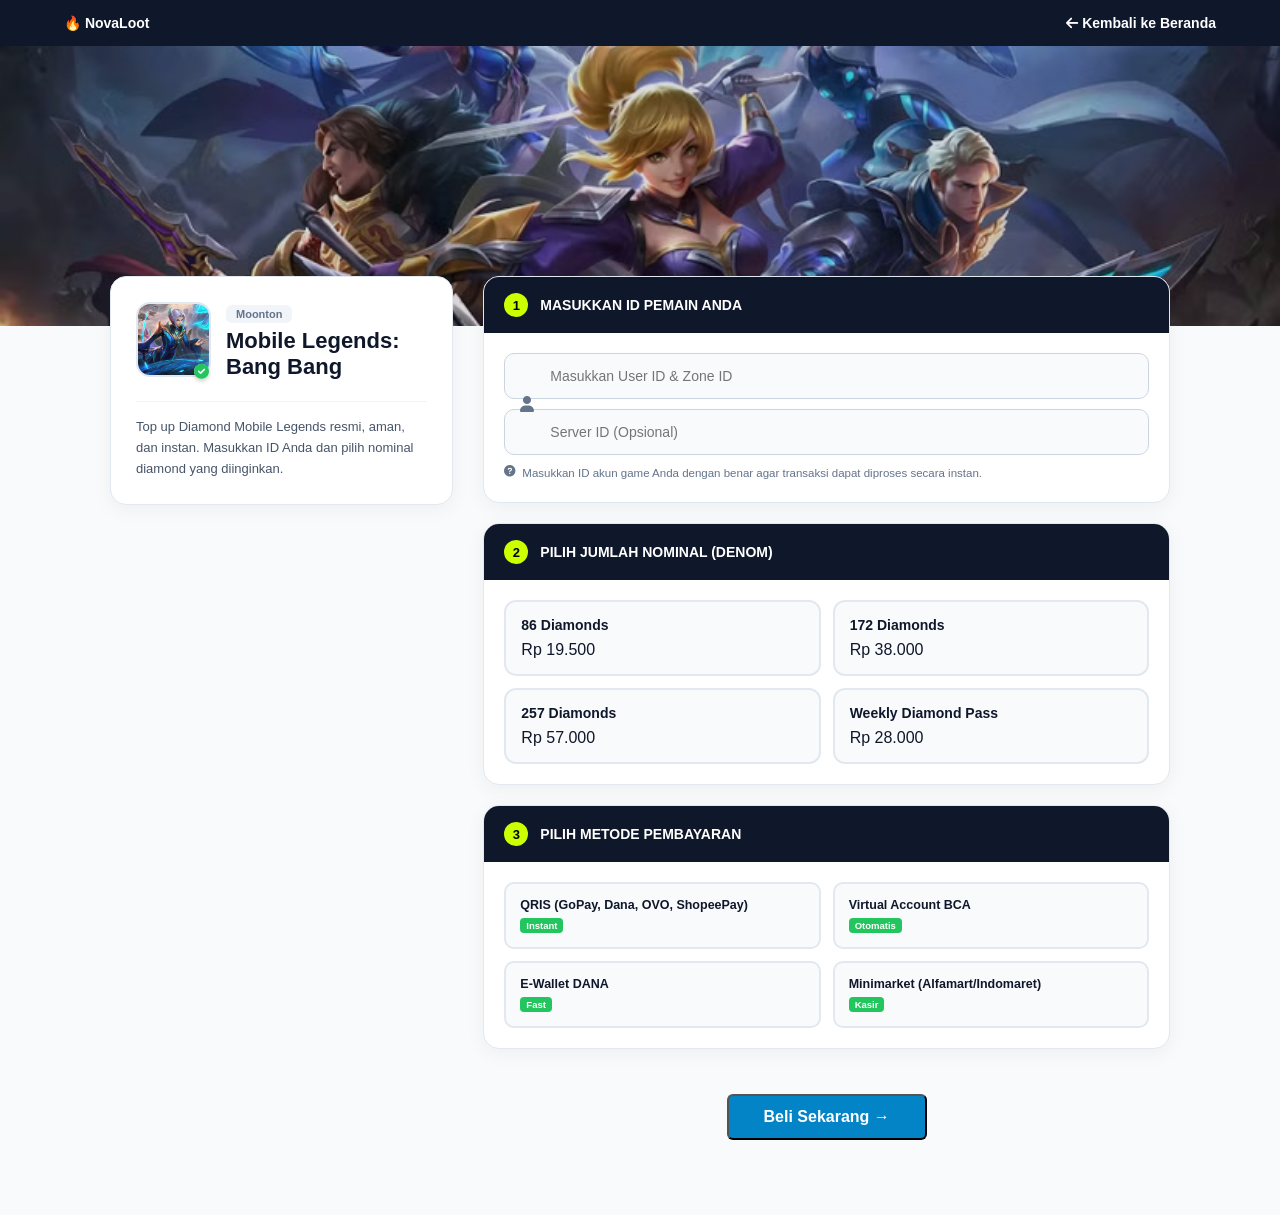
<file: detail.html>
<!DOCTYPE html>
<html lang="id">
<head>
    <meta charset="UTF-8">
    <meta name="viewport" content="width=device-width, initial-scale=1.0">
    <title id="pageTitle">Top Up Game - NovaLoot</title>
    
    <!-- Hubungkan CSS Utama -->
    <link rel="stylesheet" href="style.css">
    <!-- Font Awesome Icons -->
    <link rel="stylesheet" href="https://cdnjs.cloudflare.com/ajax/libs/font-awesome/6.0.0/css/all.min.css">

    <style>
        body {
            background-color: #f8fafc;
            color: #1e293b;
            font-family: 'Plus Jakarta Sans', sans-serif;
            margin: 0; padding: 0;
        }

        /* HEADER & BANNER */
        .game-header {
            width: 100%;
            height: 280px;
            position: relative;
            overflow: hidden;
            background: #0f172a;
        }

        .banner-img {
            width: 100%;
            height: 100%;
            object-fit: cover;
            opacity: 0.85;
        }

        /* CONTAINER 2 KOLOM */
        .order-container {
            max-width: 1100px;
            margin: -50px auto 50px auto;
            padding: 0 20px;
            display: grid;
            grid-template-columns: 1fr 2fr;
            gap: 30px;
            position: relative;
            z-index: 10;
        }

        /* KOLOM KIRI (INFO) */
        .left-column {
            background: #ffffff;
            padding: 25px;
            border-radius: 16px;
            box-shadow: 0 4px 20px rgba(0,0,0,0.05);
            height: fit-content;
            border: 1px solid #e2e8f0;
        }

        .game-info-wrapper {
            display: flex;
            align-items: center;
            gap: 15px;
            margin-bottom: 20px;
        }

        .game-icon-big {
            width: 75px;
            height: 75px;
            border-radius: 14px;
            object-fit: cover;
            border: 2px solid #e2e8f0;
        }

        .publisher-tag {
            font-size: 11px;
            color: #64748b;
            background: #f1f5f9;
            padding: 3px 10px;
            border-radius: 6px;
            font-weight: 600;
        }

        .game-title-big {
            margin: 6px 0 0 0;
            font-size: 22px;
            color: #0f172a;
            font-weight: 800;
        }

        .game-description {
            font-size: 13px;
            color: #475569;
            line-height: 1.6;
            border-top: 1px solid #f1f5f9;
            padding-top: 15px;
        }

        /* KOLOM KANAN (FORM) */
        .right-column {
            display: flex;
            flex-direction: column;
            gap: 20px;
        }

        .order-card {
            background: #ffffff;
            border-radius: 16px;
            box-shadow: 0 4px 20px rgba(0,0,0,0.05);
            border: 1px solid #e2e8f0;
            overflow: hidden;
        }

        .card-header {
            background: #0f172a;
            color: #ffffff;
            padding: 16px 20px;
            display: flex;
            align-items: center;
            gap: 12px;
            font-weight: bold;
            font-size: 14px;
        }

        .step-number {
            background: #ccff00;
            color: #000;
            width: 24px;
            height: 24px;
            border-radius: 50%;
            display: flex;
            align-items: center;
            justify-content: center;
            font-size: 13px;
            font-weight: 800;
        }

        .card-body {
            padding: 20px;
        }

        /* INPUT FIELD */
        .input-wrapper {
            position: relative;
        }

        .input-wrapper input {
            width: 100%;
            padding: 14px 14px 14px 45px;
            background: #f8fafc;
            border: 1px solid #cbd5e1;
            border-radius: 10px;
            color: #0f172a;
            font-size: 14px;
            box-sizing: border-box;
            outline: none;
        }

        .input-wrapper input:focus {
            border-color: #2563eb;
            background: #ffffff;
        }

        .input-icon {
            position: absolute;
            left: 16px;
            top: 50%;
            transform: translateY(-50%);
            color: #64748b;
        }

        .input-help {
            font-size: 11.5px;
            color: #64748b;
            margin-top: 10px;
            display: flex;
            align-items: flex-start;
            gap: 6px;
            line-height: 1.5;
        }

        /* DENOM GRID */
        .denom-grid {
            display: grid;
            grid-template-columns: repeat(2, 1fr);
            gap: 12px;
        }

        .denom-card {
            background: #f8fafc;
            border: 2px solid #e2e8f0;
            border-radius: 12px;
            padding: 15px;
            cursor: pointer;
            transition: 0.2s;
        }

        .denom-card:hover, .denom-card.active {
            border-color: #2563eb;
            background: #eff6ff;
        }

        .denom-name {
            font-weight: 700;
            font-size: 13.5px;
            margin-bottom: 5px;
            color: #0f172a;
        }

        .denom-price {
            color: #16a34a;
            font-weight: 800;
            font-size: 14px;
        }

        /* PAYMENT GRID */
        .payment-grid {
            display: grid;
            grid-template-columns: repeat(2, 1fr);
            gap: 12px;
        }

        .pay-card {
            background: #f8fafc;
            border: 2px solid #e2e8f0;
            border-radius: 10px;
            padding: 14px;
            cursor: pointer;
            transition: 0.2s;
        }

        .pay-card:hover, .pay-card.active {
            border-color: #2563eb;
            background: #eff6ff;
        }

        .pay-title {
            font-size: 12.5px;
            color: #0f172a;
            font-weight: 700;
        }

        .pay-badge {
            font-size: 9.5px;
            background: #22c55e;
            color: #fff;
            font-weight: bold;
            padding: 2px 6px;
            border-radius: 4px;
            display: inline-block;
            margin-top: 6px;
        }

        /* TOMBOL BELI */
        .btn-beli {
            width: 100%;
            padding: 16px;
            background: #2563eb;
            color: #fff;
            border: none;
            border-radius: 12px;
            font-weight: 800;
            font-size: 15px;
            cursor: pointer;
            transition: 0.3s;
        }

        .btn-beli:hover {
            background: #1d4ed8;
        }

        /* NAVBAR KECIL */
        .top-nav {
            background: #0f172a;
            padding: 15px 5%;
            display: flex;
            justify-content: space-between;
            align-items: center;
        }

        .top-nav a {
            color: #fff;
            text-decoration: none;
            font-weight: bold;
            font-size: 14px;
        }

        @media (max-width: 768px) {
            .order-container {
                grid-template-columns: 1fr;
                margin-top: -30px;
            }
            .denom-grid, .payment-grid {
                grid-template-columns: 1fr;
            }
        }
    </style>
</head>
<body>

    <!-- NAVBAR -->
    <div class="top-nav">
        <a href="index.html">🔥 NovaLoot</a>
        <a href="index.html"><i class="fa fa-arrow-left"></i> Kembali ke Beranda</a>
    </div>

    <!-- BANNER -->
    <div class="game-header">
        <img id="bannerImg" src="" alt="Banner Game" class="banner-img">
    </div>

    <!-- KONTEN -->
    <div class="order-container">

        <!-- KOLOM KIRI (INFO GAME LENGKAP DENGAN ICON OVERLAY) -->
<div class="left-column">
    <div class="game-info-wrapper">
        
        <!-- Pembungkus Gambar & Icon Tambahan (Relative/Absolute) -->
        <div style="position: relative; display: inline-block;">
            <!-- Gambar Icon Utama (Berubah Otomatis sesuai Database) -->
            <img id="iconImg" src="" alt="Icon" class="game-icon-big">
            
            <!-- Ikon Tambahan / Lencana (Melayang di Pojok Kanan Bawah) -->
            <i class="fa-solid fa-circle-check" style="position: absolute; bottom: 2px; right: 2px; color: #22c55e; background: #ffffff; border-radius: 50%; font-size: 15px; box-shadow: 0 2px 4px rgba(0,0,0,0.2);"></i>
        </div>

        <!-- Judul dan Publisher -->
        <div>
            <span id="publisherTag" class="publisher-tag">Publisher</span>
            <h1 id="gameTitle" class="game-title-big">Nama Game</h1>
        </div>
    </div>

    <!-- Deskripsi Game -->
    <div id="gameDesc" class="game-description">
        Deskripsi game akan dimuat otomatis...
    </div>
</div>

        <!-- KOLOM KANAN -->
        <div class="right-column">
            
            <!-- STEP 1 -->
            <div class="order-card">
                <div class="card-header">
                    <div class="step-number">1</div>
                    MASUKKAN ID PEMAIN ANDA
                </div>
                <div class="card-body">
                    <div class="input-wrapper">
                        <i class="fa fa-user input-icon"></i>
                        <input type="text" id="userIdInput" placeholder="Masukkan User ID">
                        <input type="text" id="zoneId" placeholder="Server ID (Opsional)" style="margin-top: 10px;">
                    </div>
                    <div class="input-help">
                        <i class="fa fa-question-circle"></i>
                        <span>Masukkan ID akun game Anda dengan benar agar transaksi dapat diproses secara instan.</span>
                    </div>
                </div>
            </div>

            <!-- STEP 2 -->
            <div class="order-card">
                <div class="card-header">
                    <div class="step-number">2</div>
                    PILIH JUMLAH NOMINAL (DENOM)
                </div>
                <div class="card-body">
                    <div class="denom-grid" id="denomList">
                        <!-- Data Denom Masuk Otomatis -->
                    </div>
                </div>
            </div>

            <!-- STEP 3 -->
            <div class="order-card">
                <div class="card-header">
                    <div class="step-number">3</div>
                    PILIH METODE PEMBAYARAN
                </div>
                <div class="card-body">
                    <div class="payment-grid">
                        <div class="pay-card" onclick="pilihMetode('QRIS / All Payment', this)">
                            <div class="pay-title">QRIS (GoPay, Dana, OVO, ShopeePay)</div>
                            <span class="pay-badge">Instant</span>
                        </div>
                        <div class="pay-card" onclick="pilihMetode('Virtual Account BCA', this)">
                            <div class="pay-title">Virtual Account BCA</div>
                            <span class="pay-badge">Otomatis</span>
                        </div>
                        <div class="pay-card" onclick="pilihMetode('E-Wallet DANA', this)">
                            <div class="pay-title">E-Wallet DANA</div>
                            <span class="pay-badge">Fast</span>
                        </div>
                        <div class="pay-card" onclick="pilihMetode('Alfamart / Indomaret', this)">
                            <div class="pay-title">Minimarket (Alfamart/Indomaret)</div>
                            <span class="pay-badge">Kasir</span>
                        </div>
                    </div>
                </div>
                </div> <!-- penutup card-body (baris 405) -->

    <!-- TOMBOL BELI DI TENGAH -->
    <div style="text-align: center; margin-top: 25px; margin-bottom: 25px;">
        <button type="button" class="btn-primary" onclick="prosesPembayaran()" style="padding: 12px 35px; font-size: 16px; font-weight: bold; cursor: pointer;">
            Beli Sekarang &rarr;
        </button>
    </div>

</div> <!-- penutup order-card -->

 
    <!-- LOGIKA MENANGKAP DATA GAME & RENDER HALAMAN -->
    <script>
    const databaseGame = {
    'free-fire': {
        title: 'Free Fire',
        publisher: 'Garena',
        image: 'image/ff-banner.jpg',
        icon: 'image/ff.jpg',
        desc: 'Top Up Free Fire hanya dalam hitungan detik. Cukup masukan ID Free Fire Anda. Pilih jumlah Diamond yang Anda inginkan, selesaikan pembayaran, dan Diamond akan secara langsung ditambahkan ke akun Free Fire Anda.',
        denom: [
            { name: '50 Diamonds', price: 'Rp 8.000' },
            { name: '140 Diamonds', price: 'Rp 20.000' },
            { name: '355 Diamonds', price: 'Rp 50.000' },
            { name: '720 Diamonds', price: 'Rp 100.000' }
        ]
    },
    'mobile-legends': {
        title: 'Mobile Legends',
        publisher: 'Moonton',
        image: 'image/ml-banner.avif',
        icon: 'image/mlbb.jpg',
        desc: 'Top Up Diamond Mobile Legends aman, cepat, dan terpercaya. Masukkan User ID dan Zone ID Anda dengan benar, pilih nominal Diamond, lalu selesaikan pembayaran.',
        denom: [
            { name: '86 Diamonds', price: 'Rp 19.500' },
            { name: '172 Diamonds', price: 'Rp 38.000' },
            { name: '257 Diamonds', price: 'Rp 57.000' },
            { name: '706 Diamonds', price: 'Rp 150.000' }
        ]
    },
    'pubg-mobile': {
        title: 'PUBG Mobile',
        publisher: 'Tencent Games',
        image: 'image/banner-pubg.jpg',
        icon: 'image/PUBG.webp',
        desc: 'Beli Unknown Cash (UC) PUBG Mobile instan dan aman di sini. Cukup masukkan ID Karakter Anda, pilih nominal UC, dan lakukan pembayaran. UC langsung masuk ke akun Anda.',
        denom: [
            { name: '60 UC', price: 'Rp 15.000' },
            { name: '325 UC', price: 'Rp 75.000' },
            { name: '660 UC', price: 'Rp 150.000' },
            { name: '1800 UC', price: 'Rp 375.000' }
        ]
    },
    'clash-of-clans': {
        title: 'Clash of Clans',
        publisher: 'Supercell',
        image: 'image/banner-coc.webp',
        icon: 'image/Coc.png',
        desc: 'Top Up Gems Clash of Clans dengan mudah dan cepat. Masukkan Player Tag akun CoC Anda, pilih jumlah Gems yang diinginkan, dan selesaikan transaksi.',
        denom: [
            { name: '80 Gems', price: 'Rp 15.000' },
            { name: '500 Gems', price: 'Rp 75.000' },
            { name: '1200 Gems', price: 'Rp 150.000' },
            { name: '2500 Gems', price: 'Rp 300.000' }
        ]
    },
    'clash-royale': {
        title: 'Clash Royale',
        publisher: 'Supercell',
        image: 'image/CR-banner.avif',
        icon: 'image/CR.png',
        desc: 'Dapatkan Gems dan Pass Royale Clash Royale secara instan. Masukkan Player Tag Anda, pilih item atau jumlah Gems yang Anda butuhkan.',
        denom: [
            { name: '80 Gems', price: 'Rp 15.000' },
            { name: '500 Gems', price: 'Rp 75.000' },
            { name: '1200 Gems', price: 'Rp 150.000' },
            { name: 'Pass Royale', price: 'Rp 79.000' }
        ]
    },
    'roblox': {
        title: 'Roblox',
        publisher: 'Roblox Corporation',
        image: 'image/banner-roblox.jpeg',
        icon: 'image/roblox.webp',
        desc: 'Top Up Robux Roblox resmi, cepat, dan aman. Masukkan username atau data akun Roblox Anda dengan benar untuk mempercepat proses pengiriman Robux.',
        denom: [
            { name: '400 Robux', price: 'Rp 75.000' },
            { name: '800 Robux', price: 'Rp 150.000' },
            { name: '1700 Robux', price: 'Rp 300.000' },
            { name: '4500 Robux', price: 'Rp 750.000' }
        ]
    },
    'valorant': {
        title: 'Valorant',
        publisher: 'Riot Games',
        image: 'image/banner-valorant.jpg',
        icon: 'image/valorant.avif',
        desc: 'Beli Valorant Points (VP) resmi Riot Games dengan harga terbaik. Masukkan Riot ID Anda, pilih jumlah VP, dan lakukan pembayaran. VP langsung masuk ke akun Anda.',
        denom: [
            { name: '125 VP', price: 'Rp 15.000' },
            { name: '420 VP', price: 'Rp 50.000' },
            { name: '700 VP', price: 'Rp 80.000' },
            { name: '1375 VP', price: 'Rp 150.000' }
        ]
    },
    'magic-chess': {
        title: 'Magic Chess: Go Go',
        publisher: 'Moonton',
        image: 'image/mcgg-banner.png',
        icon: 'image/mcgg.webp',
        desc: 'Top Up Magic Chess Go Go (MCGG) instan dan aman. Masukkan User ID dan Zone ID Anda dengan benar untuk melakukan pembelian item atau pass.',
        denom: [
            { name: '100 Badges', price: 'Rp 15.000' },
            { name: '250 Badges', price: 'Rp 35.000' },
            { name: '500 Badges', price: 'Rp 70.000' },
            { name: '1000 Badges', price: 'Rp 140.000' }
        ]
    }
};

        // Ambil parameter game dari URL (contoh: detail.html?game=free-fire)
        const urlParams = new URLSearchParams(window.location.search);
        const gameKey = urlParams.get('game') || 'free-fire';
        const currentGame = databaseGame[gameKey] || databaseGame['free-fire'];

        let selectedDenom = '';
        let selectedPrice = '';
        let selectedPayment = '';

        // Render Data ke Halaman
        document.getElementById('pageTitle').innerText = `Top Up ${currentGame.title} - NovaLoot`;
        document.getElementById('gameTitle').innerText = currentGame.title;
        document.getElementById('publisherTag').innerText = currentGame.publisher;
        document.getElementById('gameDesc').innerText = currentGame.desc;
        document.getElementById('bannerImg').src = currentGame.image;
        document.getElementById('iconImg').src = currentGame.image;

        // Render List Denom
        const denomContainer = document.getElementById('denomList');
        currentGame.denom.forEach(item => {
            denomContainer.innerHTML += `
                <div class="denom-card" onclick="pilihDenom('${item.name}', '${item.price}', this)">
                    <div class="denom-name">${item.name}</div>
                    <div class="denom-price">${item.price}</div>
                </div>
            `;
        });

        function pilihDenom(name, price, el) {
            selectedDenom = name;
            selectedPrice = price;
            document.querySelectorAll('.denom-card').forEach(c => c.classList.remove('active'));
            el.classList.add('active');
        }

        function pilihMetode(method, el) {
            selectedPayment = method;
            document.querySelectorAll('.pay-card').forEach(c => c.classList.remove('active'));
            el.classList.add('active');
        }

        function prosesCheckout() {
            const userId = document.getElementById('userId').value;
            const zoneId = document.getElementById('zoneId').value;

            if (!userId) { alert('Masukkan User ID Anda!'); return; }
            if (!selectedDenom) { alert('Pilih jumlah nominal terlebih dahulu!'); return; }
            if (!selectedPayment) { alert('Pilih metode pembayaran terlebih dahulu!'); return; }

            const noAdmin = "62895635117021";
            let teks = `Halo Admin NovaLoot, saya ingin memesan top up:${"%0A%0A"}` +
                       `🎮 Game: ${currentGame.title}${"%0A"}` +
                       `👤 User ID: ${userId}` + (zoneId ? ` (${zoneId})` : '') + `${"%0A"}` +
                       `💎 Nominal: ${selectedDenom}${"%0A"}` +
                       `💵 Harga: ${selectedPrice}${"%0A"}` +
                       `💳 Pembayaran: ${selectedPayment}${"%0A%0A"}` +
                       `Mohon instruksi selanjutnya!`;

            window.open(`https://wa.me/${noAdmin}?text=${teks}`, '_blank');
        }
        document.getElementById('bannerImg').src = currentGame.image; // Untuk foto banner atas
document.getElementById('iconImg').src = currentGame.icon;   // Untuk foto icon kecil
document.getElementById('gameDesc').innerText = currentGame.desc; // Untuk teks deskripsi

function prosesPembayaran() {
    const gameName = currentGame ? currentGame.title : 'Game';
    const selectedItem = selectedDenom ? selectedDenom.name : 'Item Game';
    const price = selectedDenom ? selectedDenom.price : 'Rp 0';
    const iconPath = currentGame ? currentGame.icon : '';
    
    // Ambil nilai User ID dengan aman
    const userIdInput = document.getElementById('userId') || document.querySelector('input[type="text"]');
    const userId = userIdInput ? userIdInput.value.trim() : '';

    // Validasi: Jika ID kosong, tampilkan peringatan
    if (!userId) {
        alert('Silakan masukkan ID Pemain terlebih dahulu!');
        if (userIdInput) userIdInput.focus();
        return;
    }

    // Susun URL untuk dikirim ke checkout.html beserta metode pembayarannya
    const checkoutUrl = `checkout.html?game=${encodeURIComponent(gameName)}&item=${encodeURIComponent(selectedItem)}&price=${encodeURIComponent(price)}&userId=${encodeURIComponent(userId)}&icon=${encodeURIComponent(iconPath)}&method=${encodeURIComponent(typeof selectedPaymentMethod !== 'undefined' ? selectedPaymentMethod : 'QRIS')}`;

    // Buka checkout di tab baru
    window.open(checkoutUrl, '_blank');
}
    </script>
    <script src="script.js"></script>
    </body>
</html>
</file>
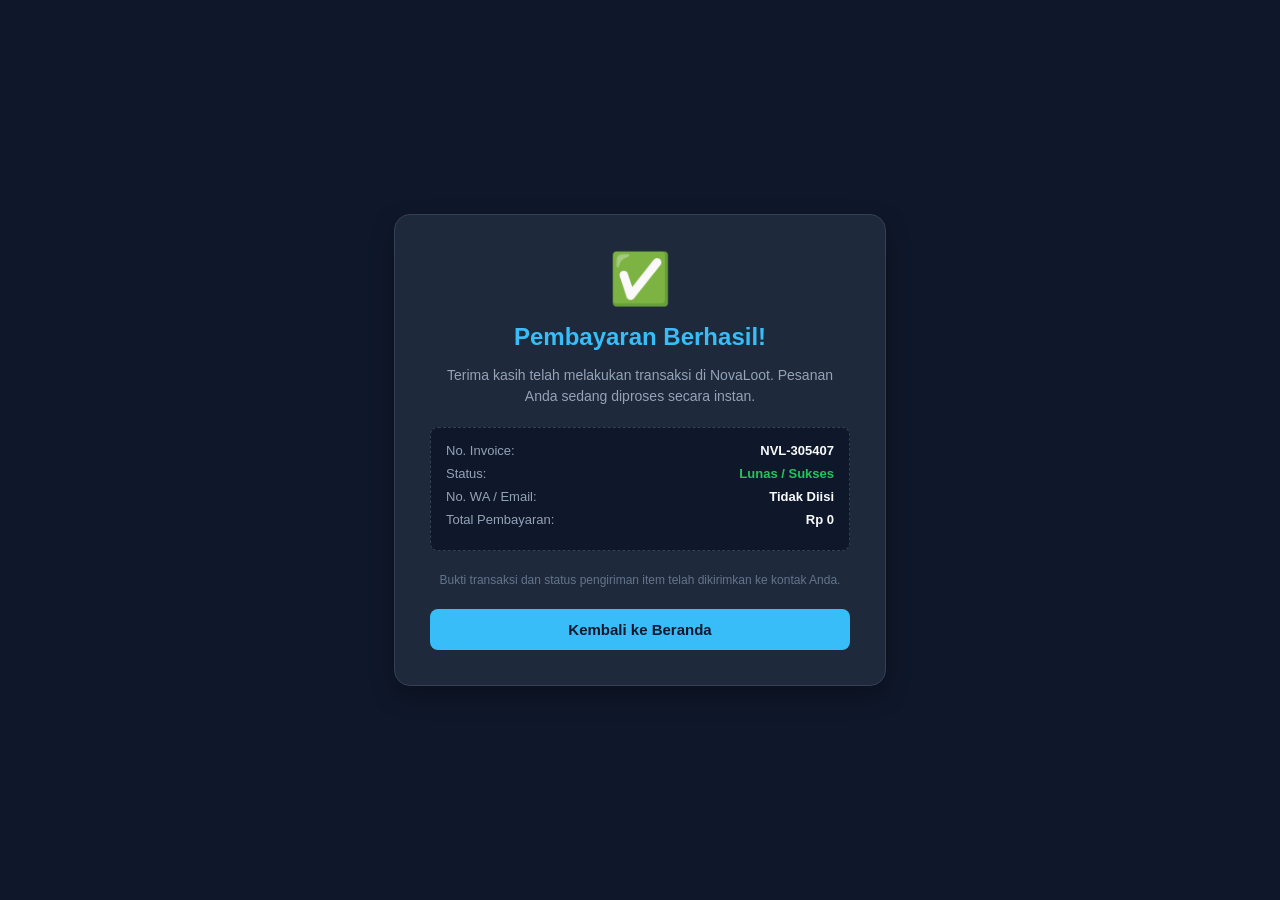
<file: success.html>
<!DOCTYPE html>
<html lang="id">
<head>
    <meta charset="UTF-8">
    <meta name="viewport" content="width=device-width, initial-scale=1.0">
    <title>Pembayaran Berhasil - NovaLoot</title>
    <style>
        body {
            background-color: #0f172a;
            color: #f8fafc;
            font-family: 'Segoe UI', Tahoma, Geneva, Verdana, sans-serif;
            display: flex;
            justify-content: center;
            align-items: center;
            min-height: 100vh;
            margin: 0;
        }
        .success-card {
            background-color: #1e293b;
            border: 1px solid #334155;
            padding: 35px;
            border-radius: 16px;
            text-align: center;
            max-width: 420px;
            width: 90%;
            box-shadow: 0 10px 25px rgba(0,0,0,0.3);
        }
        .success-icon {
            font-size: 50px;
            color: #22c55e;
            margin-bottom: 15px;
        }
        .success-card h2 {
            color: #38bdf8;
            margin: 0 0 10px 0;
        }
        .success-card p {
            font-size: 14px;
            color: #94a3b8;
            line-height: 1.5;
        }
        .invoice-box {
            background-color: #0f172a;
            border: 1px dashed #334155;
            padding: 15px;
            border-radius: 8px;
            margin: 20px 0;
            text-align: left;
            font-size: 13px;
        }
        .invoice-box div {
            display: flex;
            justify-content: space-between;
            margin-bottom: 8px;
        }
        .invoice-box span.label {
            color: #94a3b8;
        }
        .invoice-box span.value {
            font-weight: 600;
            color: #f8fafc;
        }
        .btn-home {
            display: block;
            width: 100%;
            padding: 12px;
            background-color: #38bdf8;
            color: #0f172a;
            border: none;
            border-radius: 8px;
            font-weight: bold;
            font-size: 15px;
            cursor: pointer;
            text-decoration: none;
            box-sizing: border-box;
            transition: background-color 0.2s;
        }
        .btn-home:hover {
            background-color: #0ea5e9;
        }
    </style>
</head>
<body>

    <div class="success-card">
        <div class="success-icon">✅</div>
        <h2>Pembayaran Berhasil!</h2>
        <p>Terima kasih telah melakukan transaksi di NovaLoot. Pesanan Anda sedang diproses secara instan.</p>

        <div class="invoice-box">
            <div>
                <span class="label">No. Invoice:</span>
                <span class="value" id="invNumber">NVL-20261017-001</span>
            </div>
            <div>
                <span class="label">Status:</span>
                <span class="value" style="color: #22c55e;">Lunas / Sukses</span>
            </div>
            <div>
                <span class="label">No. WA / Email:</span>
                <span class="value" id="invContact">-</span>
            </div>
            <div>
                <span class="label">Total Pembayaran:</span>
                <span class="value" id="invTotal">Rp 0</span>
            </div>
        </div>

        <p style="font-size: 12px; color: #64748b; margin-bottom: 20px;">
            Bukti transaksi dan status pengiriman item telah dikirimkan ke kontak Anda.
        </p>

        <a href="index.html" class="btn-home">Kembali ke Beranda</a>
    </div>

    <script>
        // Membuat nomor invoice acak unik
        const randomInv = 'NVL-' + Math.floor(100000 + Math.random() * 900000);
        document.getElementById('invNumber').innerText = randomInv;

        // Menangkap total dari URL jika dikirim
        const urlParams = new URLSearchParams(window.location.search);
        const total = urlParams.get('total');
        if (total) {
            document.getElementById('invTotal').innerText = total;
        }

        // Ambil data kontak yang disimpan dari checkout.html
        const buyerWa = localStorage.getItem('buyerWa');
        const buyerEmail = localStorage.getItem('buyerEmail');
        const contactInfo = buyerWa || buyerEmail || 'Tidak Diisi';
        
        document.getElementById('invContact').innerText = contactInfo;
    </script>
</body>
</html>
</file>
<file: style.css>
/* Reset Dasar */
* {
    margin: 0;
    padding: 0;
    box-sizing: border-box;
    font-family: 'Segoe UI', Tahoma, Geneva, Verdana, sans-serif;
}

body {
    background-color: #0f172a; /* Warna latar belakang gelap khas gaming */
    color: #f8fafc;
}

/* Header */
header {
    display: flex;
    justify-content: space-between;
    align-items: center;
    padding: 20px 40px;
    background-color: #1e293b;
    border-bottom: 1px solid #334155;
}

.logo {
    font-size: 24px;
    font-weight: bold;
    color: #38bdf8;
}

nav a {
    color: #cbd5e1;
    text-decoration: none;
    margin-left: 20px;
    font-weight: 500;
}

nav a:hover {
    color: #38bdf8;
}

/* Hero Section */
.hero {
    text-align: center;
    padding: 60px 20px;
    background: linear-gradient(135deg, #1e293b, #0f172a);
}

.hero h1 {
    font-size: 36px;
    margin-bottom: 10px;
    color: #ffffff;
}

.hero p {
    color: #94a3b8;
    font-size: 16px;
}

/* Container Produk */
.container {
    max-width: 1100px;
    margin: 40px auto;
    padding: 0 20px;
}

.container h2 {
    margin-bottom: 25px;
    font-size: 24px;
    border-left: 4px solid #38bdf8;
    padding-left: 10px;
}

/* Grid Game */
.game-grid {
    display: grid;
    grid-template-columns: repeat(auto-fit, minmax(250px, 1fr));
    gap: 20px;
}

.game-card {
    background-color: #1e293b;
    border-radius: 12px;
    padding: 20px;
    text-align: center;
    border: 1px solid #334155;
    transition: transform 0.2s, border-color 0.2s;
}

.game-card:hover {
    transform: translateY(-5px);
    border-color: #38bdf8;
}

.game-card img {
    width: 100px;
    height: 100px;
    border-radius: 50%;
    object-fit: cover;
    margin-bottom: 15px;
}

.game-card h3 {
    font-size: 18px;
    margin-bottom: 5px;
}

.game-card p {
    color: #94a3b8;
    font-size: 14px;
    margin-bottom: 15px;
}

/* Tombol */
.btn-primary {
    display: inline-block;
    background-color: #0284c7;
    color: white;
    padding: 10px 20px;
    border-radius: 6px;
    text-decoration: none;
    font-weight: bold;
    transition: background 0.2s;
}

.btn-primary:hover {
    background-color: #0369a1;
}

/* Footer */
footer {
    text-align: center;
    padding: 20px;
    background-color: #1e293b;
    color: #64748b;
    font-size: 14px;
    margin-top: 60px;
    border-top: 1px solid #334155;
}
.announcement {
    background: linear-gradient(90deg, #0284c7, #38bdf8);
    color: #ffffff;
    padding: 8px 0;
    font-size: 14px;
    font-weight: 600;
}
.promo-grid {
    display: grid;
    grid-template-columns: repeat(auto-fit, minmax(280px, 1fr));
    gap: 20px;
}

.promo-card {
    background: linear-gradient(145deg, #1e293b, #0f172a);
    border: 1px solid #38bdf8;
    border-radius: 12px;
    padding: 20px;
    position: relative;
    box-shadow: 0 4px 15px rgba(56, 189, 248, 0.15);
}

.badge-discount {
    position: absolute;
    top: 10px;
    right: 10px;
    background-color: #ef4444;
    color: white;
    font-size: 11px;
    font-weight: bold;
    padding: 4px 8px;
    border-radius: 6px;
}

.price {
    margin: 12px 0;
}

.old-price {
    text-decoration: line-through;
    color: #64748b;
    font-size: 13px;
    margin-right: 8px;
}

.new-price {
    color: #38bdf8;
    font-size: 18px;
    font-weight: bold;
}
.float-wa {
    position: fixed;
    width: auto;
    height: 45px;
    bottom: 25px;
    right: 25px;
    background-color: #25d366;
    color: #FFF;
    border-radius: 25px;
    text-align: center;
    padding: 10px 20px;
    font-weight: bold;
    font-size: 14px;
    box-shadow: 2px 2px 10px rgba(0,0,0,0.3);
    text-decoration: none;
    z-index: 100;
    transition: transform 0.2s;
}

.float-wa:hover {
    transform: scale(1.08);
    background-color: #1eb855;
}
/* Ukuran logo promo yang lebih kecil dan proporsional */
.promo-logo {
    width: 35px;           /* Ukuran lebar logo (bisa diubah ke 30px - 40px) */
    height: 35px;          /* Ukuran tinggi logo */
    object-fit: contain;   /* Agar logo tidak terpotong / gepeng */
    vertical-align: middle;/* Agar sejajar dengan teks jika ditaruh di samping judul */
    margin-right: 8px;     /* Jarak samping jika ditaruh sebelum nama game */
}
/* Atur agar kartu promo berjajar ke samping */
.promo-grid {
    display: grid;
    grid-template-columns: repeat(auto-fit, minmax(280px, 1fr)); /* Membuat kartu berjejer rapi */
    gap: 20px;
}

/* Styling kartu promo */
.promo-card {
    background: linear-gradient(145deg, #1e293b, #0f172a);
    border: 1px solid #38bdf8;
    border-radius: 12px;
    padding: 20px;
    position: relative;
    box-shadow: 0 4px 15px rgba(56, 189, 248, 0.15);
}

/* Mengatur ukuran logo promo agar kecil dan rapi di samping judul */
.promo-card h3 {
    display: flex;
    align-items: center; /* Agar logo dan teks sejajar vertikal */
    gap: 10px;           /* Jarak antara logo dan teks */
    font-size: 18px;
    margin-bottom: 5px;
}

.promo-logo {
    width: 35px;         /* Ukuran lebar logo */
    height: 35px;        /* Ukuran tinggi logo */
    object-fit: cover;
    border-radius: 6px;  /* Sudut melengkung halus */
}
/* Efek kartu melayang dan bersinar saat kursor mendekat */
.promo-card, .game-card {
    transition: all 0.3s ease;
}

.promo-card:hover, .game-card:hover {
    transform: translateY(-8px);
    box-shadow: 0 10px 25px rgba(56, 189, 248, 0.3);
    border-color: #38bdf8;
}
.search-container {
    text-align: center;
    margin: 30px 20px 10px 20px;
}

.search-container input {
    width: 100%;
    max-width: 500px;
    padding: 12px 20px;
    background-color: #1e293b;
    border: 1px solid #334155;
    border-radius: 30px;
    color: #ffffff;
    font-size: 15px;
    outline: none;
    transition: border-color 0.2s;
}

.search-container input:focus {
    border-color: #38bdf8;
}
.testi-grid {
    display: grid;
    grid-template-columns: repeat(auto-fit, minmax(280px, 1fr));
    gap: 20px;
    margin-top: 20px;
}

.testi-card {
    background-color: #1e293b;
    border: 1px solid #334155;
    padding: 20px;
    border-radius: 12px;
}

.testi-card p {
    color: #cbd5e1;
    font-size: 14px;
    margin-bottom: 12px;
    font-style: italic;
}

.testi-card h4 {
    font-size: 14px;
    color: #38bdf8;
    margin-bottom: 5px;
}

.stars {
    font-size: 12px;
}
footer {
    background-color: #1e293b;
    border-top: 1px solid #334155;
    padding: 40px 20px 20px 20px;
    margin-top: 60px;
    color: #94a3b8;
}

.footer-content {
    max-width: 1100px;
    margin: 0 auto;
    display: grid;
    grid-template-columns: repeat(auto-fit, minmax(250px, 1fr));
    gap: 30px;
    margin-bottom: 30px;
}

.footer-col h3 {
    color: #ffffff;
    font-size: 16px;
    margin-bottom: 12px;
}

.footer-col p {
    font-size: 14px;
    line-height: 1.5;
}

.footer-bottom {
    text-align: center;
    border-top: 1px solid #334155;
    padding-top: 20px;
    font-size: 13px;
}
/* Styling Modal Popup */
.modal {
    display: none;
    position: fixed;
    z-index: 1000;
    left: 0;
    top: 0;
    width: 100%;
    height: 100%;
    background-color: rgba(0, 0, 0, 0.7);
    backdrop-filter: blur(5px);
}

.modal-content {
    background-color: #1e293b;
    margin: 10% auto;
    padding: 30px;
    border: 1px solid #38bdf8;
    width: 90%;
    max-width: 450px;
    border-radius: 15px;
    position: relative;
    color: #f8fafc;
}

.close-btn {
    color: #94a3b8;
    position: absolute;
    right: 20px;
    top: 15px;
    font-size: 28px;
    font-weight: bold;
    cursor: pointer;
}

.close-btn:hover {
    color: #ffffff;
}

.modal-content label {
    display: block;
    margin-top: 15px;
    margin-bottom: 5px;
    font-size: 14px;
    color: #cbd5e1;
}

.modal-content input, .modal-content select {
    width: 100%;
    padding: 10px;
    background-color: #0f172a;
    border: 1px solid #334155;
    border-radius: 8px;
    color: white;
    font-size: 14px;
}
/* SECTION PRODUK UNGGULAN */
.games-section {
    background-color: #0d1117;
    padding: 40px 0;
    overflow: hidden;
}

.section-title {
    display: flex;
    align-items: center;
    gap: 10px;
    padding: 0 8%;
    margin-bottom: 20px;
}

.section-title h2 {
    color: #ffffff;
    font-size: 22px;
    font-weight: 700;
}

/* CONTAINER SLIDER BERJALAN */
.slider-container {
    width: 100%;
    overflow: hidden;
    position: relative;
    padding: 10px 0;
}

/* TRACK ANIMASI BERJALAN PELAN */
.slider-track {
    display: grid;
    grid-template-columns: repeat(auto-fill, minmax(130px, 1fr)); /* Mengatur ukuran kotak minimal 130px */
    gap: 20px; /* Jarak antar kotak game */
    padding: 10px 0;
}

/* Hentikan animasi saat kursor diarahkan ke kartu game */
.slider-container:hover .slider-track {
    animation-play-state: paused;
}

/* KARTU GAME */
.game-card {
    background: #161b22;
    border-radius: 16px;
    width: 170px;
    padding: 12px;
    text-align: center;
    cursor: pointer;
    border: 1px solid #30363d;
    transition: transform 0.3s, border-color 0.3s;
    flex-shrink: 0;
}

.game-card:hover {
    transform: translateY(-5px);
    border-color: #38bdf8;
}

.game-card img {
    width: 100%;
    height: 150px;
    object-fit: cover;
    border-radius: 12px;
}

.game-title {
    font-size: 13px;
    font-weight: 600;
    white-space: nowrap;
    overflow: hidden;
    text-overflow: ellipsis;
}

/* KODE ANIMASI INFINITE SCROLL */
@keyframes jalanPelan {
    0% {
        transform: translateX(0);
    }
    100% {
        transform: translateX(-50%);
    }
}
/* ==========================================
   FIX SLIDER BERJALAN PELAN (HORIZONTAL)
   ========================================== */
.games-section {
    background-color: #0b0f19 !important;
    padding: 30px 0 !important;
    overflow: hidden !important;
    width: 100% !important;
}

.section-title h2 {
    color: #ffffff !important;
    font-size: 20px !important;
    padding-left: 5% !important;
    margin-bottom: 15px !important;
}

.slider-container {
    width: 100% !important;
    overflow: hidden !important;
    position: relative !important;
}

.slider-track {
    display: flex !important;
    flex-direction: row !important;
    gap: 15px !important;
    width: max-content !important;
    animation: jalanPelan 15s linear infinite !important;
}

.slider-container:hover .slider-track {
    animation-play-state: paused !important;
}

.game-card {
    background: #161b22 !important;
    border-radius: 14px !important;
    width: 160px !important;
    min-width: 160px !important;
    padding: 10px !important;
    text-align: center !important;
    cursor: pointer !important;
    border: 1px solid #30363d !important;
    box-sizing: border-box !important;
}

.game-card img {
    width: 100% !important;
    height: 130px !important;
    object-fit: cover !important;
    border-radius: 10px !important;
    display: block !important;
}

.game-title {
    margin-top: 8px !important;
    font-size: 13px !important;
    font-weight: bold !important;
    color: #ffffff !important;
}

/* CONTAINER SLIDER DENGAN SHADOW OVERLAY KIRI & KANAN */
.slider-container {
    width: 100% !important;
    overflow: hidden !important;
    position: relative !important;
}

/* EFEX BAYANGAN / GRADIENT FADE-OUT KIRI DAN KANAN */
.slider-container::before,
.slider-container::after {
    content: "" !important;
    position: absolute !important;
    top: 0 !important;
    width: 80px !important; /* Lebar area bayangan */
    height: 100% !important;
    z-index: 2 !important;
    pointer-events: none !important; /* Agar kartu di balik bayangan tetap bisa diklik */
}

/* Bayangan di sudut KIRI (Mendatar dari gelap ke transparan) */
.slider-container::before {
    left: 0 !important;
    background: linear-gradient(to right, #0b0f19 0%, rgba(11, 15, 25, 0) 100%) !important;
}

/* Bayangan di sudut KANAN (Mendatar dari transparan ke gelap) */
.slider-container::after {
    right: 0 !important;
    background: linear-gradient(to left, #0b0f19 0%, rgba(11, 15, 25, 0) 100%) !important;
}
.slider-track {
    display: flex !important;
    flex-direction: row !important;
    gap: 15px !important;
    width: max-content !important;
    animation: jalanPelan 30s linear infinite !important; /* Diubah dari 18s menjadi 30s agar gerakan tetap halus dan pelan */
}
/* MODAL DETAIL GAME */
.modal-detail {
    display: none;
    position: fixed;
    top: 0; left: 0;
    width: 100%; height: 100%;
    background: rgba(0, 0, 0, 0.85);
    z-index: 1000;
    overflow-y: auto;
    padding: 20px 10px;
}

.modal-detail-content {
    background: #0f172a;
    color: white;
    max-width: 600px;
    margin: 20px auto;
    border-radius: 18px;
    padding: 20px;
    position: relative;
    border: 1px solid #334155;
}

.close-modal {
    position: absolute;
    right: 20px; top: 15px;
    font-size: 28px;
    cursor: pointer;
    color: #94a3b8;
}

/* HEADER DETAIL GAME */
.detail-header {
    margin-bottom: 25px;
}

.detail-banner-img {
    width: 100%;
    height: 160px;
    object-fit: cover;
    border-radius: 12px;
}

.detail-info {
    display: flex;
    align-items: center;
    gap: 15px;
    margin-top: -30px;
    padding: 0 15px;
}

.detail-icon-img {
    width: 70px; height: 70px;
    border-radius: 14px;
    border: 3px solid #0f172a;
    object-fit: cover;
}

.publisher-tag {
    font-size: 12px;
    background: #1e293b;
    padding: 3px 10px;
    border-radius: 6px;
    color: #94a3b8;
}

.detail-info h2 {
    font-size: 22px;
    margin-top: 4px;
}

/* PILIH DENOM SECTION */
.denom-section {
    background: #1e293b;
    border-radius: 14px;
    padding: 15px;
}

.step-badge {
    display: flex;
    align-items: center;
    gap: 10px;
    font-weight: bold;
    margin-bottom: 15px;
    font-size: 15px;
}

.step-badge span {
    background: #ccff00;
    color: #000;
    width: 26px; height: 26px;
    border-radius: 50%;
    display: flex; align-items: center; justify-content: center;
}

/* GRID KARTU HARGA / NOMINAL */
.denom-grid {
    display: grid;
    grid-template-columns: repeat(2, 1fr);
    gap: 12px;
}

.denom-card {
    background: #ffffff;
    color: #0f172a;
    padding: 15px;
    border-radius: 12px;
    cursor: pointer;
    border: 2px solid transparent;
    transition: 0.2s;
}

.denom-card:hover {
    border-color: #2563eb;
    transform: translateY(-2px);
}

.denom-card h4 {
    font-size: 14px;
    margin-bottom: 8px;
}

.denom-card .price {
    font-weight: 800;
    color: #16a34a;
    font-size: 15px;
}
/* SECTION METODE PEMBAYARAN & INPUT USER */
.payment-section, .user-section {
    background: #1e293b;
    border-radius: 14px;
    padding: 15px;
    margin-top: 15px;
}

.payment-grid {
    display: grid;
    grid-template-columns: repeat(2, 1fr);
    gap: 10px;
}

.pay-card {
    background: #0f172a;
    border: 2px solid #334155;
    border-radius: 10px;
    padding: 12px;
    cursor: pointer;
    transition: 0.2s;
    display: flex;
    flex-direction: column;
    justify-content: space-between;
}

.pay-card:hover, .pay-card.active {
    border-color: #38bdf8;
    background: #1e293b;
}

.pay-title {
    font-size: 12px;
    color: #f8fafc;
    font-weight: 600;
}

.pay-badge {
    font-size: 10px;
    background: #22c55e;
    color: #000;
    font-weight: bold;
    padding: 2px 6px;
    border-radius: 4px;
    width: fit-content;
    margin-top: 8px;
}

/* INPUT DATA AKUN & TOMBOL CHECKOUT */
.input-group {
    display: flex;
    gap: 10px;
    margin-bottom: 15px;
}

.input-group input {
    flex: 1;
    padding: 12px;
    background: #0f172a;
    border: 1px solid #334155;
    border-radius: 8px;
    color: white;
    font-size: 13px;
}

.btn-checkout {
    width: 100%;
    padding: 14px;
    background: #2563eb;
    color: white;
    border: none;
    border-radius: 10px;
    font-weight: bold;
    font-size: 15px;
    cursor: pointer;
    transition: 0.3s;
}

.btn-checkout:hover {
    background: #1d4ed8;
}

/* STYLING AKTIF SAAT DENOM DIKLIK */
.denom-card.active {
    border-color: #2563eb !important;
    background: #eff6ff !important;
}
/* Pastikan pointer-events aman untuk klik */
.slider-container {
    width: 100% !important;
    overflow: hidden !important;
    position: relative !important;
    pointer-events: auto !important;
}

.slider-track {
    display: flex !important;
    flex-direction: row !important;
    gap: 15px !important;
    width: max-content !important;
    animation: jalanPelan 30s linear infinite !important;
}

/* Pastikan bayangan kiri/kanan tidak menghalangi klik */
.slider-container::before,
.slider-container::after {
    pointer-events: none !important; 
}

.game-card {
    pointer-events: auto !important;
    cursor: pointer !important;
}
</file>
